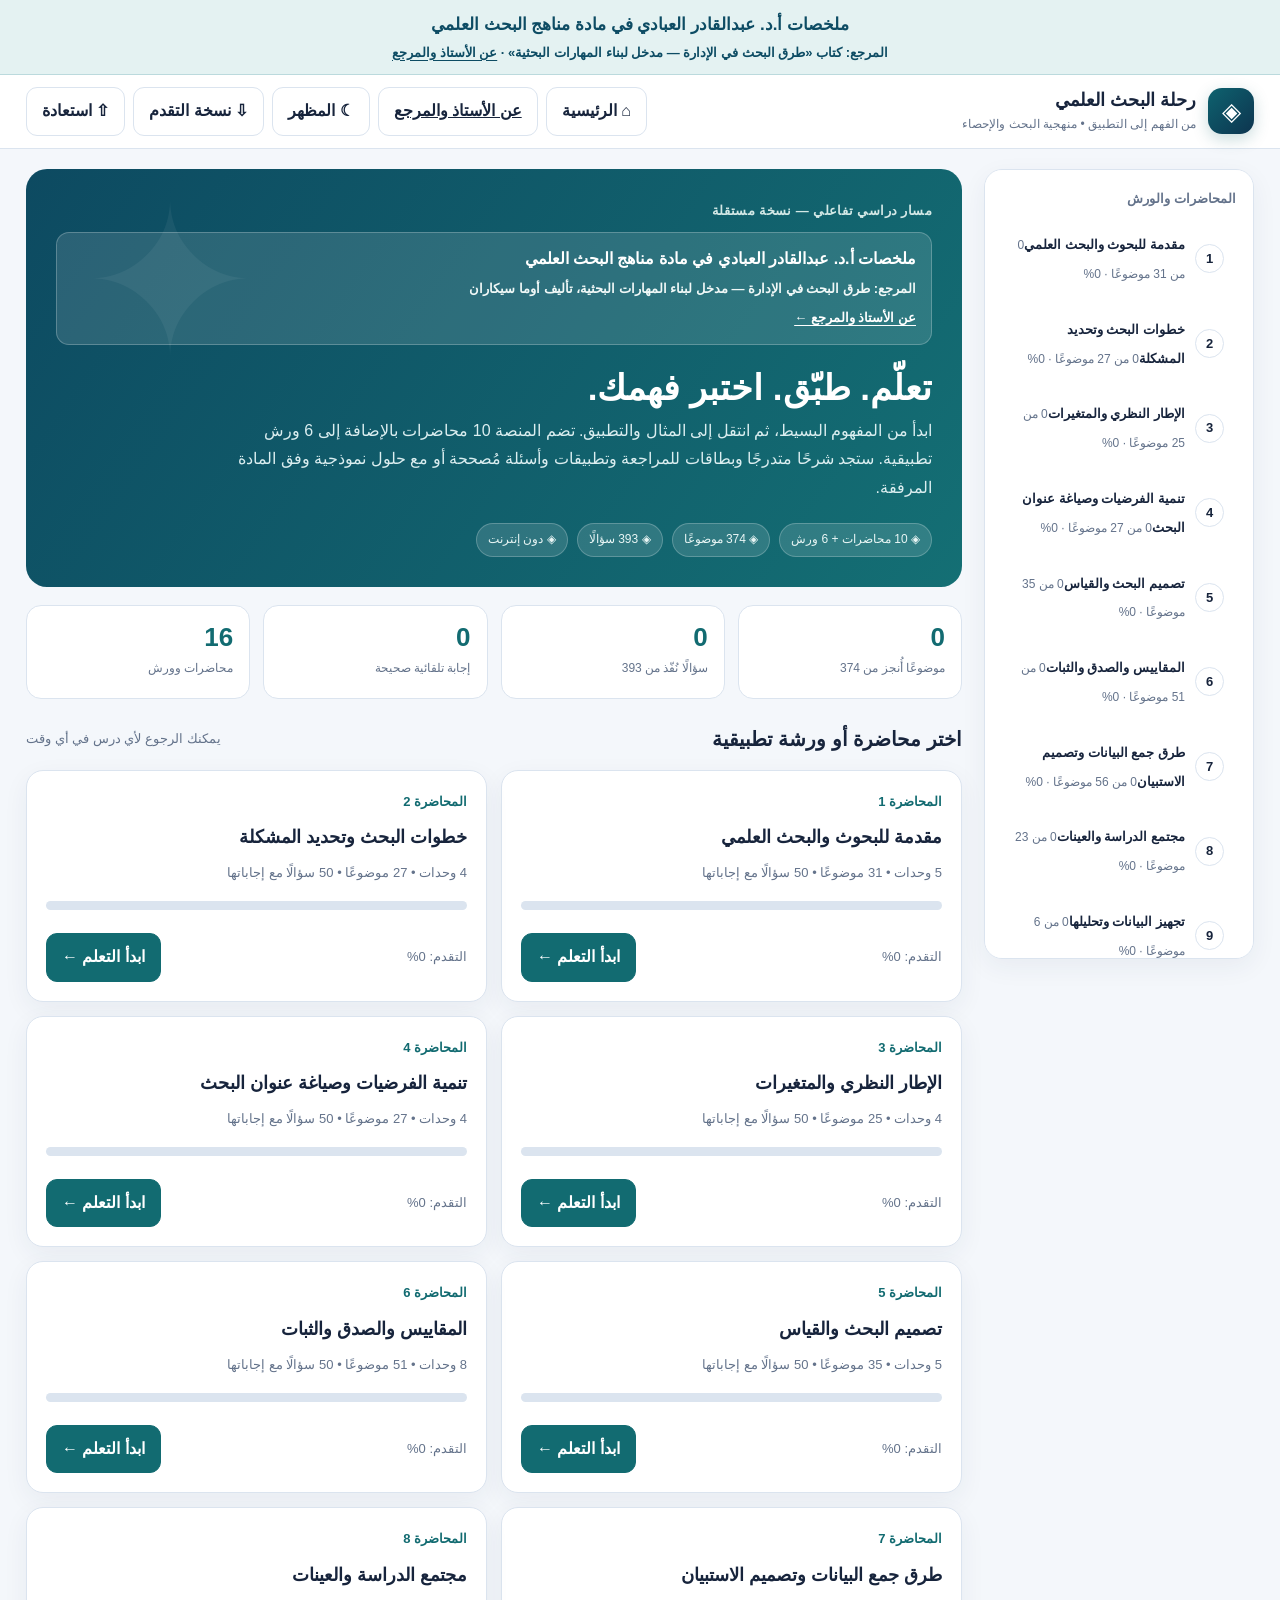
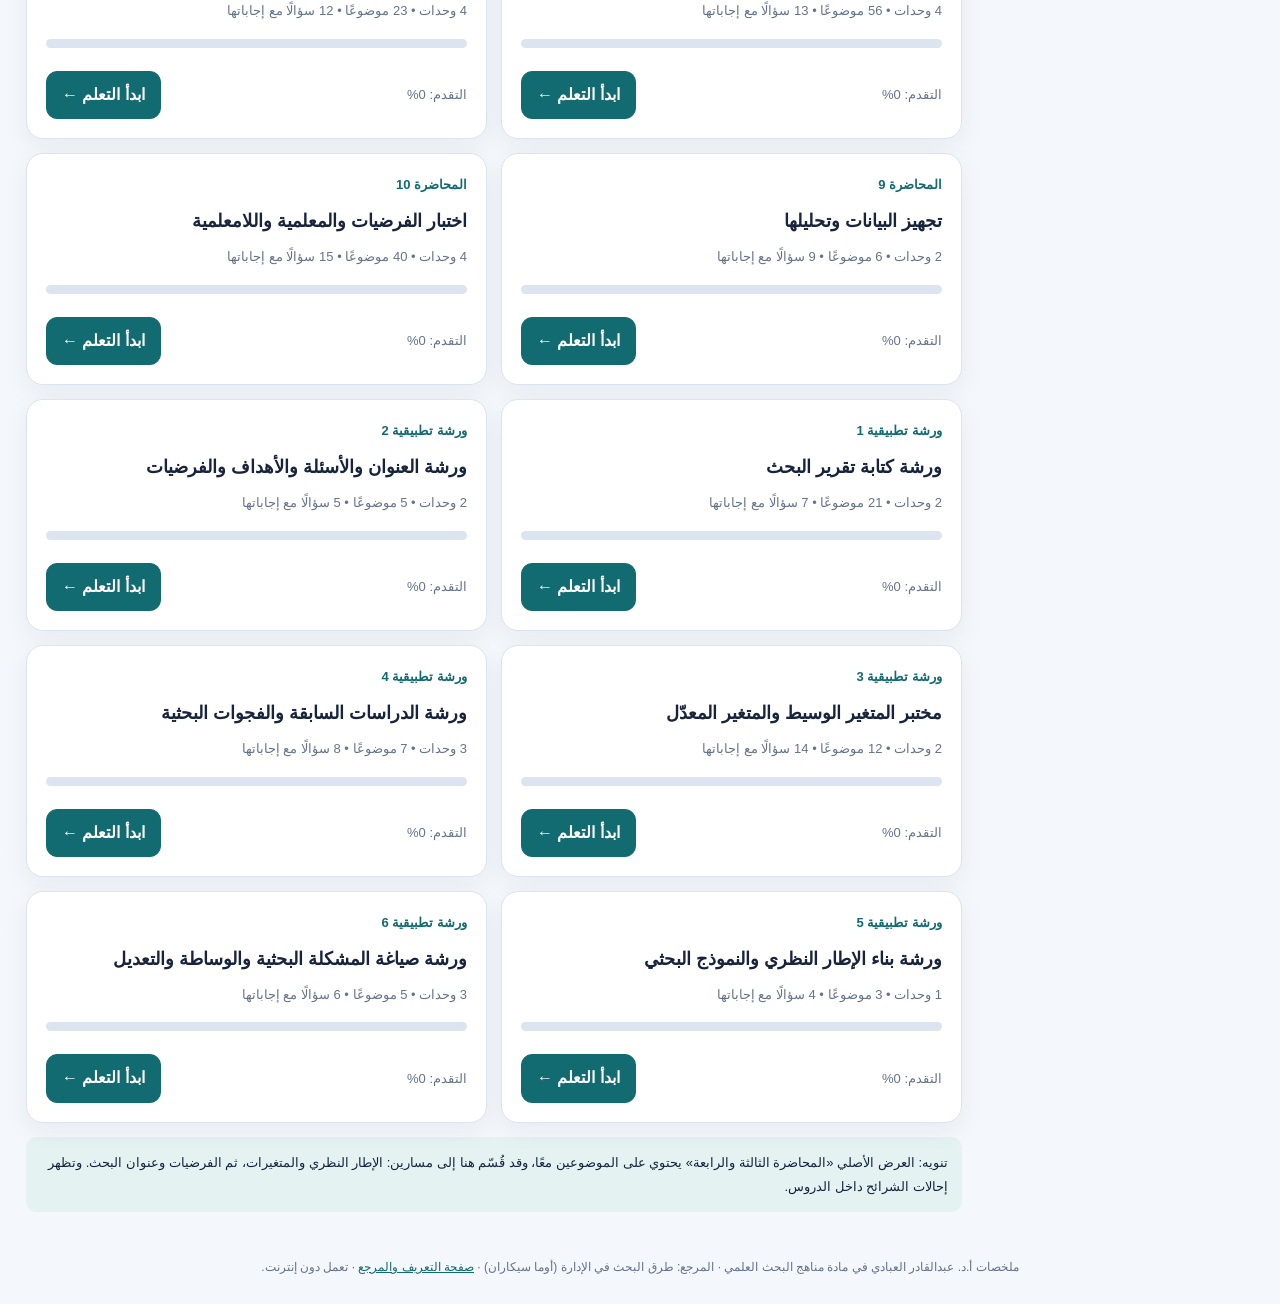
<file: index.html>
<!DOCTYPE html>
<html lang="ar" dir="rtl">
<head>
<meta charset="UTF-8"/><meta name="viewport" content="width=device-width, initial-scale=1.0"/>
<meta name="color-scheme" content="light dark"/>
<title>ملخصات أ.د. عبدالقادر العبادي | مناهج البحث العلمي التفاعلية</title>
<!-- أنماط المنصة في ملف مستقل لتسهيل مراجعتها وتعديلها. -->
<link rel="stylesheet" href="assets/css/style.css?v=20261116-navigation"/>
<!-- فحص تشغيل خفيف: يعطي رسالة مفهومة إذا تعذر تحميل ملفات JavaScript على الهاتف. -->
<script>
(function(){
  function notice(message) {
    var box=document.getElementById('app');
    if(!box || box.getAttribute('data-app-ready')==='yes') return;
    box.innerHTML='<section style="max-width:720px;background:#fff;color:#183148;border:1px solid #d8e5e9;border-radius:16px;padding:24px;margin:20px auto;line-height:2"><h2 style="margin-top:0">تعذر تشغيل المحتوى التفاعلي</h2><p>'+message+'</p><p><a href="connection-test.html">اختبار اتصال GitHub Pages</a> · <a href="about.html">عن الأستاذ والمرجع</a></p><p style="font-size:13px">جرّب فتح الرابط في Chrome أو Safari مباشرةً، أو غيّر شبكة Wi-Fi/بيانات الهاتف. إذا ظهرت صفحة اختبار الاتصال، فالمشكلة غالبًا في تحميل JavaScript لا في الوصول للموقع.</p></section>';
  }
  window.courseLoadError=function(){notice('تعذر تحميل أحد ملفات المحاضرات أو البرنامج. تأكد من الاتصال ثم أعد فتح الصفحة.')};
  window.addEventListener('error',function(event){
    if(event.target && event.target.tagName==='SCRIPT') window.courseLoadError();
  },true);
  window.setTimeout(function(){
    var app=document.getElementById('app');
    if(app && app.getAttribute('data-app-ready')!=='yes') notice('الملفات التعليمية لم تكتمل خلال وقت مناسب. جرّب شبكة أخرى أو افتح اختبار الاتصال.');
  },12000);
})();
</script>
</head>
<body>
<!-- نسبة المحتوى التعليمي للمحاضر لا تعني نسبة تأليف الكتاب إليه. -->
<div class="academic-ribbon">ملخصات أ.د. عبدالقادر العبادي في مادة مناهج البحث العلمي
<span>المرجع: كتاب «طرق البحث في الإدارة — مدخل لبناء المهارات البحثية» · <a href="about.html">عن الأستاذ والمرجع</a></span></div>
<header class="top"><div class="wrap"><div class="brand"><div class="logo">◈</div><div><strong>رحلة البحث العلمي</strong><div class="tiny">من الفهم إلى التطبيق • منهجية البحث والإحصاء</div></div></div><div class="topactions"><button class="btn hide-sm" data-action="dashboard">⌂ الرئيسية</button><a class="btn source-link" href="about.html">عن الأستاذ والمرجع</a><button class="btn" data-action="theme" id="themeButton">☾ المظهر</button><button class="btn hide-sm" data-action="export">⇩ نسخة التقدم</button><button class="btn hide-sm" data-action="import">⇧ استعادة</button><input type="file" id="progressUpload" accept=".json,application/json" hidden /></div></div></header>
<div class="wrap layout"><aside class="sidebar"><h3>المحاضرات والورش</h3><nav id="sideNav"></nav><details class="mobileCourseMenu"><summary>☰ اختر المحاضرة أو الورشة</summary><nav id="mobileNav"></nav></details><div class="notice" id="sideNote">يُحفظ تقدمك تلقائيًا على جهازك ما دامت بيانات المتصفح محفوظة.</div><div style="display:flex;gap:6px;flex-wrap:wrap;margin-top:10px"><button class="btn" style="padding:6px 9px;font-size:11px" data-action="export">⇩ تصدير التقدم</button><button class="btn" style="padding:6px 9px;font-size:11px" data-action="import">⇧ استعادة التقدم</button></div></aside><main id="app" class="scroll-top" aria-live="polite"><section class="panel" style="margin-top:12px"><h2>منصة مناهج البحث العلمي</h2><p>جار تجهيز المحتوى التفاعلي للمحاضرات العشر والورش الست.</p><p class="small">إذا لم تظهر الدروس، <a href="connection-test.html">افتح اختبار اتصال الموقع</a> للتأكد من إمكانية الوصول إلى GitHub Pages من هاتفك.</p></section></main></div>
<footer class="footer">ملخصات أ.د. عبدالقادر العبادي في مادة مناهج البحث العلمي · المرجع: طرق البحث في الإدارة (أوما سيكاران) · <a href="about.html">صفحة التعريف والمرجع</a> · تعمل دون إنترنت.</footer>
<!-- أزرار تنقل ثابتة على الهاتف؛ الرجوع يستعيد الشاشة السابقة داخل المنصة. -->
<nav class="mobileBottomNav" aria-label="تنقل الجوال">
  <button type="button" id="mobileNavBack" data-action="mobile-back" aria-label="العودة إلى الشاشة السابقة" disabled>↶ رجوع</button>
  <button type="button" class="homeLink" data-action="dashboard" aria-label="العودة إلى القائمة الرئيسية">⌂ الرئيسية</button>
</nav>

<!-- الترتيب مهم: تُحمّل بيانات المحاضرات قبل منطق الواجهة. -->
<script src="assets/js/course-data.js?v=20261116-navigation" defer onerror="window.courseLoadError()"></script>
<script src="assets/js/app.js?v=20261116-navigation" defer onerror="window.courseLoadError()"></script>
</body></html>
</file>
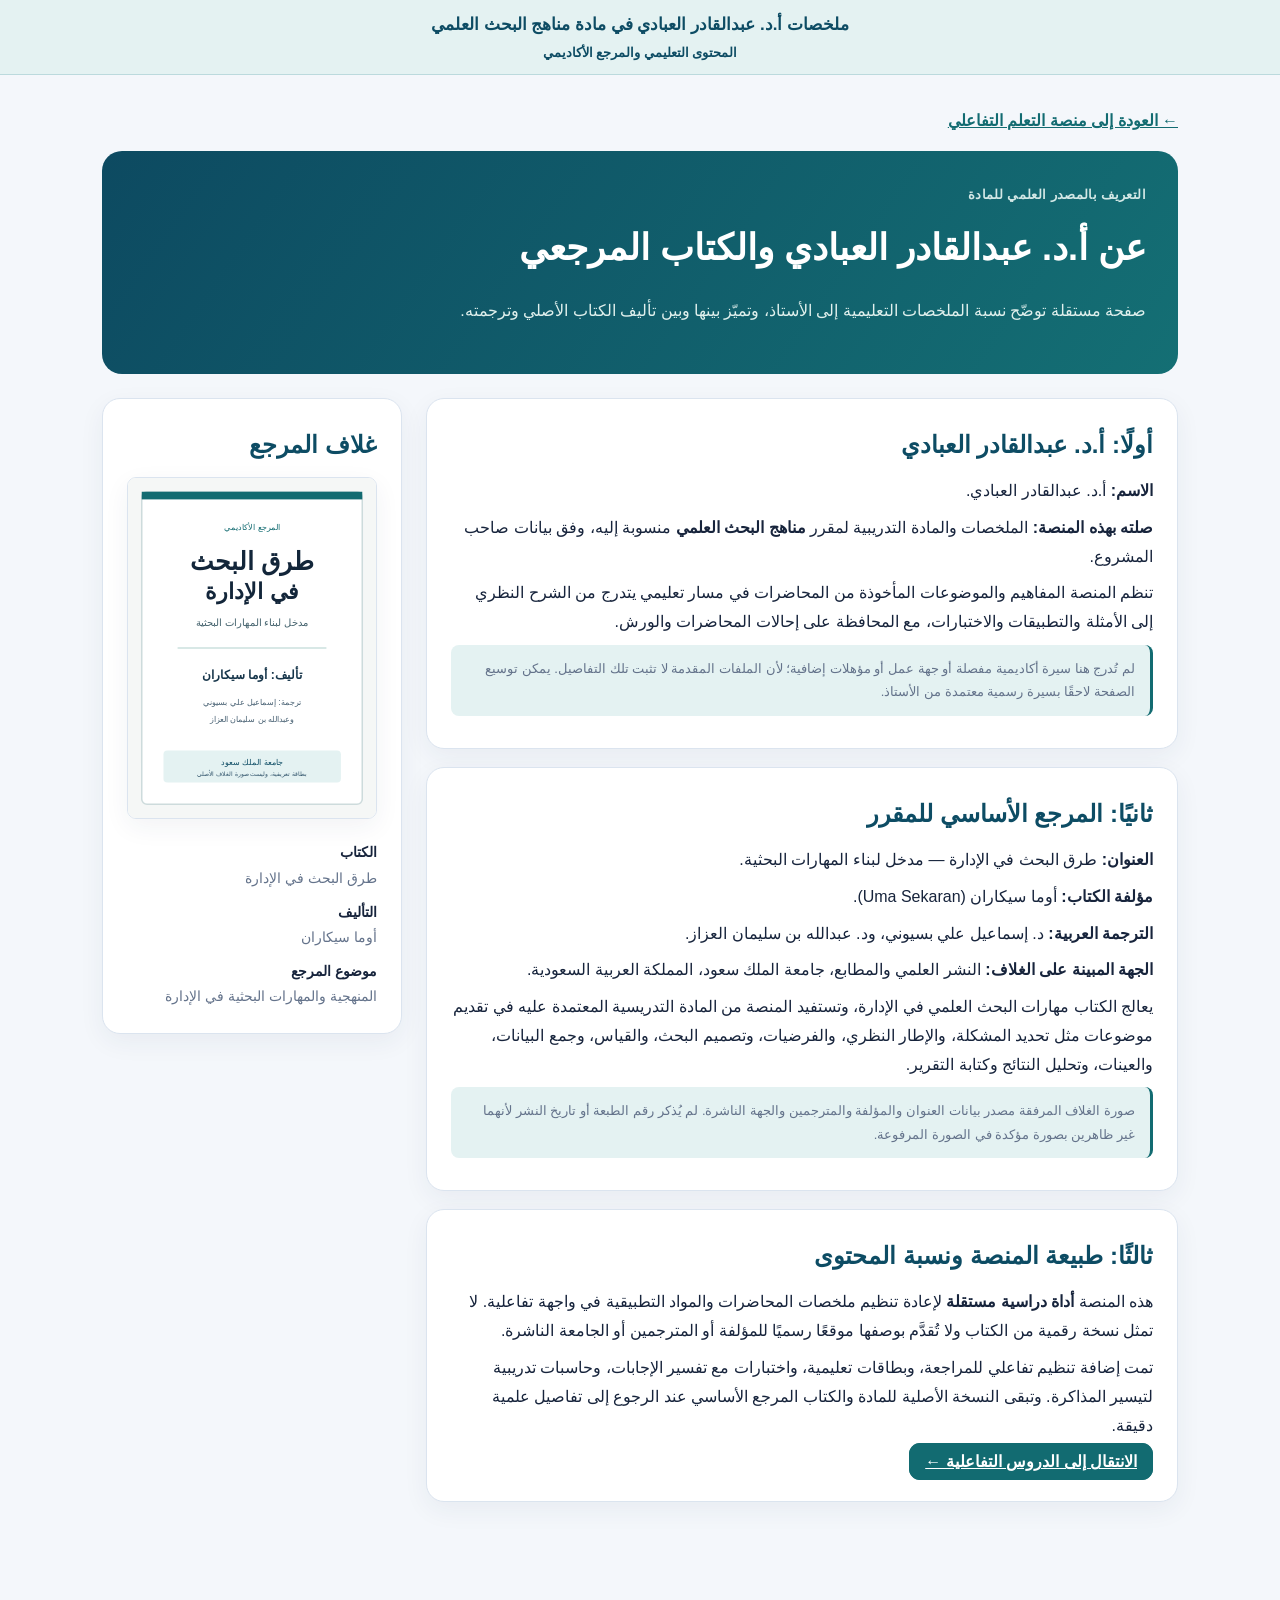
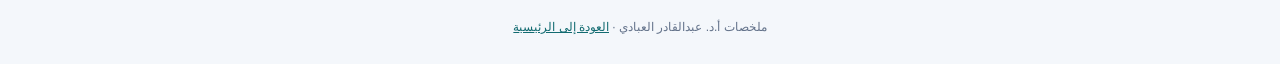
<file: about.html>
<!doctype html>
<html lang="ar" dir="rtl">
<head>
  <meta charset="UTF-8"/>
  <meta name="viewport" content="width=device-width, initial-scale=1"/>
  <meta name="color-scheme" content="light"/>
  <meta name="description" content="التعريف بملخصات أ.د. عبدالقادر العبادي والكتاب المرجعي طرق البحث في الإدارة لأوما سيكاران"/>
  <title>عن الأستاذ والمرجع | ملخصات مناهج البحث العلمي</title>
  <link rel="stylesheet" href="assets/css/style.css?v=20261116-navigation"/>
  <style>
    .about-wrap{max-width:1120px;margin:32px auto;padding:0 22px 40px}
    .about-header{background:linear-gradient(125deg,#0d4a61,#146f74);color:#fff;border-radius:20px;padding:32px;margin-bottom:24px}
    .about-header h1{font-size:clamp(24px,3.4vw,36px);margin:10px 0}
    .about-header p{color:#e0f0ed;max-width:780px}
    .about-cols{display:grid;grid-template-columns:minmax(0,1fr) minmax(210px,300px);gap:24px;align-items:start}
    .about-card{background:var(--paper);border:1px solid var(--edge);border-radius:18px;padding:24px;box-shadow:var(--shadow);margin-bottom:18px}
    .about-card h2{margin:0 0 11px;color:var(--brand2)}
    .about-card p{margin:8px 0}
    .book-cover{width:100%;border:1px solid var(--edge);border-radius:9px;box-shadow:var(--shadow);height:auto}
    .book-meta{margin:12px 0 0;font-size:14px}
    .book-meta dt{font-weight:750;margin-top:9px}
    .book-meta dd{margin:0;color:var(--muted)}
    .about-note{color:var(--muted);font-size:13px;border-right:3px solid var(--brand);padding:12px 15px;background:var(--soft);border-radius:8px}
    .back-link{display:inline-block;margin-bottom:15px;color:var(--brand);font-weight:750}
    @media(max-width:720px){.about-cols{grid-template-columns:1fr}.cover-column{max-width:340px}.about-header{padding:23px}.about-card{padding:19px}}
  </style>
</head>
<body>
  <div class="academic-ribbon">ملخصات أ.د. عبدالقادر العبادي في مادة مناهج البحث العلمي
    <span>المحتوى التعليمي والمرجع الأكاديمي</span>
  </div>
  <main class="about-wrap">
    <a class="back-link" href="index.html">← العودة إلى منصة التعلم التفاعلي</a>
    <header class="about-header">
      <div class="eyebrow">التعريف بالمصدر العلمي للمادة</div>
      <h1>عن أ.د. عبدالقادر العبادي والكتاب المرجعي</h1>
      <p>صفحة مستقلة توضّح نسبة الملخصات التعليمية إلى الأستاذ، وتميّز بينها وبين تأليف الكتاب الأصلي وترجمته.</p>
    </header>
    <div class="about-cols">
      <div>
        <section class="about-card">
          <h2>أولًا: أ.د. عبدالقادر العبادي</h2>
          <p><strong>الاسم:</strong> أ.د. عبدالقادر العبادي.</p>
          <p><strong>صلته بهذه المنصة:</strong> الملخصات والمادة التدريبية لمقرر <strong>مناهج البحث العلمي</strong> منسوبة إليه، وفق بيانات صاحب المشروع.</p>
          <p>تنظم المنصة المفاهيم والموضوعات المأخوذة من المحاضرات في مسار تعليمي يتدرج من الشرح النظري إلى الأمثلة والتطبيقات والاختبارات، مع المحافظة على إحالات المحاضرات والورش.</p>
          <p class="about-note">لم تُدرج هنا سيرة أكاديمية مفصلة أو جهة عمل أو مؤهلات إضافية؛ لأن الملفات المقدمة لا تثبت تلك التفاصيل. يمكن توسيع الصفحة لاحقًا بسيرة رسمية معتمدة من الأستاذ.</p>
        </section>
        <section class="about-card">
          <h2>ثانيًا: المرجع الأساسي للمقرر</h2>
          <p><strong>العنوان:</strong> طرق البحث في الإدارة — مدخل لبناء المهارات البحثية.</p>
          <p><strong>مؤلفة الكتاب:</strong> أوما سيكاران (Uma Sekaran).</p>
          <p><strong>الترجمة العربية:</strong> د. إسماعيل علي بسيوني، ود. عبدالله بن سليمان العزاز.</p>
          <p><strong>الجهة المبينة على الغلاف:</strong> النشر العلمي والمطابع، جامعة الملك سعود، المملكة العربية السعودية.</p>
          <p>يعالج الكتاب مهارات البحث العلمي في الإدارة، وتستفيد المنصة من المادة التدريسية المعتمدة عليه في تقديم موضوعات مثل تحديد المشكلة، والإطار النظري، والفرضيات، وتصميم البحث، والقياس، وجمع البيانات، والعينات، وتحليل النتائج وكتابة التقرير.</p>
          <p class="about-note">صورة الغلاف المرفقة مصدر بيانات العنوان والمؤلفة والمترجمين والجهة الناشرة. لم يُذكر رقم الطبعة أو تاريخ النشر لأنهما غير ظاهرين بصورة مؤكدة في الصورة المرفوعة.</p>
        </section>
        <section class="about-card">
          <h2>ثالثًا: طبيعة المنصة ونسبة المحتوى</h2>
          <p>هذه المنصة <strong>أداة دراسية مستقلة</strong> لإعادة تنظيم ملخصات المحاضرات والمواد التطبيقية في واجهة تفاعلية. لا تمثل نسخة رقمية من الكتاب ولا تُقدَّم بوصفها موقعًا رسميًا للمؤلفة أو المترجمين أو الجامعة الناشرة.</p>
          <p>تمت إضافة تنظيم تفاعلي للمراجعة، وبطاقات تعليمية، واختبارات مع تفسير الإجابات، وحاسبات تدريبية لتيسير المذاكرة. وتبقى النسخة الأصلية للمادة والكتاب المرجع الأساسي عند الرجوع إلى تفاصيل علمية دقيقة.</p>
          <a class="btn primary" href="index.html">الانتقال إلى الدروس التفاعلية ←</a>
        </section>
      </div>
      <aside class="cover-column">
        <section class="about-card">
          <h2>غلاف المرجع</h2>
          <img class="book-cover" src="assets/images/book-cover.svg" alt="بطاقة تعريف مصممة لكتاب طرق البحث في الإدارة، مدخل لبناء المهارات البحثية، لأوما سيكاران"/>
          <dl class="book-meta"><dt>الكتاب</dt><dd>طرق البحث في الإدارة</dd><dt>التأليف</dt><dd>أوما سيكاران</dd><dt>موضوع المرجع</dt><dd>المنهجية والمهارات البحثية في الإدارة</dd></dl>
        </section>
      </aside>
    </div>
  </main>
  <footer class="footer">ملخصات أ.د. عبدالقادر العبادي · <a href="index.html">العودة إلى الرئيسية</a></footer>
<!-- شريط تنقل ثابت على الهواتف في صفحة التعريف أيضًا. -->
<nav class="mobileBottomNav" aria-label="تنقل الجوال">
  <button type="button" id="mobileAboutBack" aria-label="العودة إلى الصفحة السابقة">↶ رجوع</button>
  <a class="homeLink" href="index.html" aria-label="العودة إلى القائمة الرئيسية">⌂ الرئيسية</a>
</nav>
<script>
  // الرجوع آمن: إذا فُتحت صفحة التعريف مباشرة، نعود إلى الصفحة الرئيسية بدل مغادرة الموقع.
  document.getElementById('mobileAboutBack').addEventListener('click',function(){
    try{
      if(document.referrer && new URL(document.referrer).origin===window.location.origin && window.history.length>1){
        window.history.back();return;
      }
    }catch(e){}
    window.location.assign('index.html');
  });
</script>
</body>
</html>
</file>
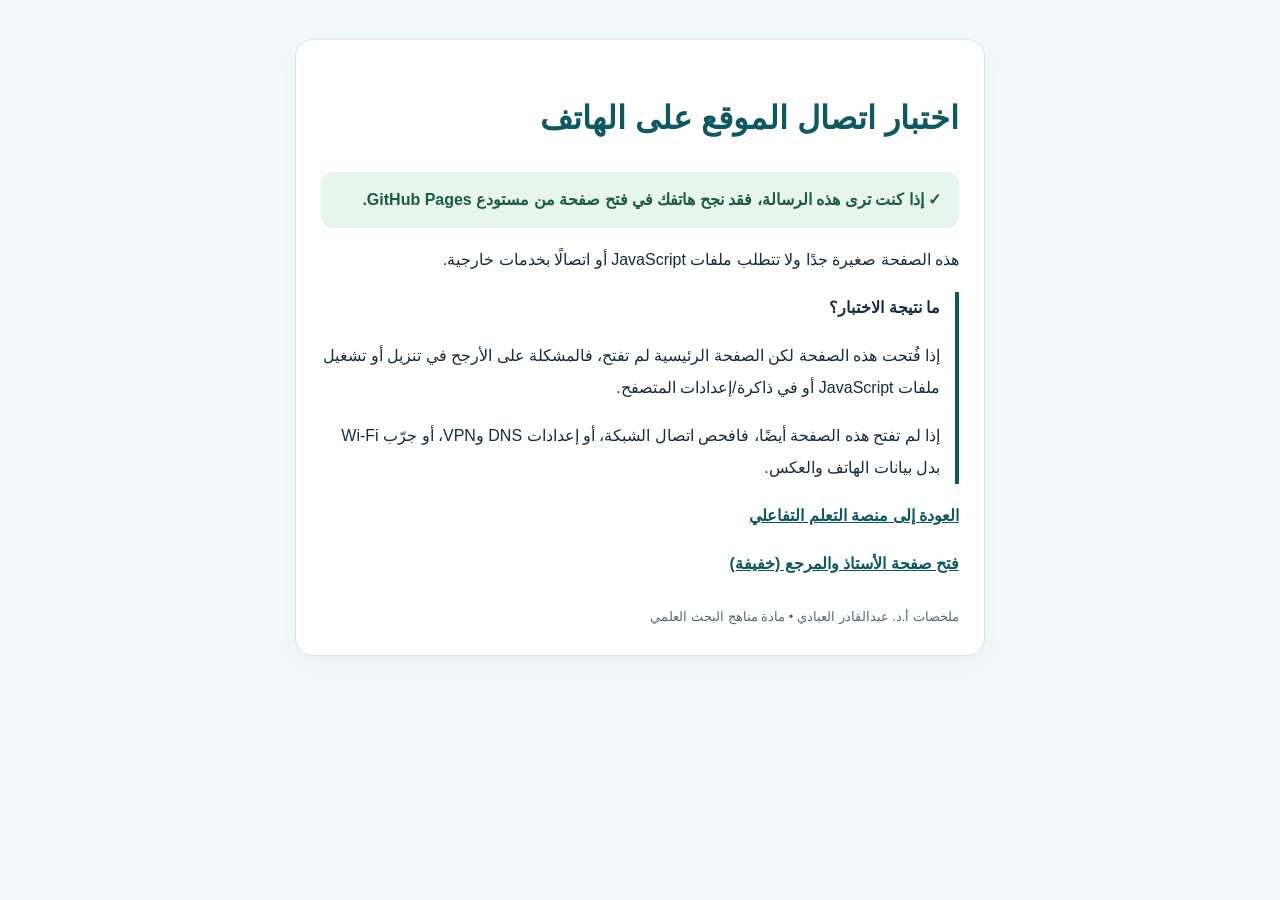
<file: connection-test.html>
<!doctype html>
<html lang="ar" dir="rtl">
<head>
<meta charset="utf-8"><meta name="viewport" content="width=device-width, initial-scale=1">
<title>اختبار الاتصال | منصة مناهج البحث العلمي</title>
<style>
*{box-sizing:border-box}body{margin:0;background:#f4f8fa;color:#142d43;font-family:Tahoma,Arial,sans-serif;line-height:2;padding:24px}main{max-width:690px;margin:15px auto;background:white;border:1px solid #d4e4e8;border-radius:18px;padding:25px;box-shadow:0 8px 24px #1535520d}h1{font-size:clamp(23px,5vw,32px);color:#0d5961}a{color:#0d5961;font-weight:bold}.notice{background:#e8f5ee;border-radius:12px;padding:12px 18px;color:#195e41;font-weight:bold}.hint{border-right:4px solid #0d5961;padding-right:15px}footer{font-size:13px;color:#556977;margin-top:24px}
</style>
</head>
<body>
<main>
<h1>اختبار اتصال الموقع على الهاتف</h1>
<p class="notice">✓ إذا كنت ترى هذه الرسالة، فقد نجح هاتفك في فتح صفحة من مستودع GitHub Pages.</p>
<p>هذه الصفحة صغيرة جدًا ولا تتطلب ملفات JavaScript أو اتصالًا بخدمات خارجية.</p>
<div class="hint"><strong>ما نتيجة الاختبار؟</strong>
<p>إذا فُتحت هذه الصفحة لكن الصفحة الرئيسية لم تفتح، فالمشكلة على الأرجح في تنزيل أو تشغيل ملفات JavaScript أو في ذاكرة/إعدادات المتصفح.</p>
<p>إذا لم تفتح هذه الصفحة أيضًا، فافحص اتصال الشبكة، أو إعدادات DNS وVPN، أو جرّب Wi-Fi بدل بيانات الهاتف والعكس.</p></div>
<p><a href="index.html">العودة إلى منصة التعلم التفاعلي</a></p>
<p><a href="about.html">فتح صفحة الأستاذ والمرجع (خفيفة)</a></p>
<footer>ملخصات أ.د. عبدالقادر العبادي • مادة مناهج البحث العلمي</footer>
</main>
</body>
</html>
</file>
<file: assets/css/style.css>
/* تصميم RTL متجاوب. يتم استخدام متغيرات CSS لتعديل الألوان وتخطيط الأجهزة. */

:root { --bg:#f4f7fb; --paper:#ffffff; --ink:#17243c; --muted:#64738b; --edge:#dbe4ef; --brand:#126b71; --brand2:#0d4c64; --soft:#e4f2f2; --accent:#df9b42; --good:#136e54; --bad:#a33b3c; --shade:#f8fafc; --shadow:0 8px 26px rgba(34,58,92,.06); }
*{box-sizing:border-box}html{scroll-behavior:smooth} body{font-family:'Segoe UI',Tahoma,Arial,sans-serif;background:var(--bg);color:var(--ink);margin:0;line-height:1.8}body.dark{--bg:#101926;--paper:#172438;--ink:#edf3fc;--muted:#b0bed0;--edge:#34465b;--brand:#48b2a7;--brand2:#91cfd3;--soft:#1c3a43;--accent:#f3c171;--good:#70c4a2;--bad:#f49393;--shade:#1c2d42;--shadow:0 8px 26px rgba(0,0,0,.14)}button,input,select,textarea{font:inherit}button{cursor:pointer}a{color:var(--brand)}.wrap{max-width:1420px;margin:auto;padding:20px 26px}.top{background:var(--paper);border-bottom:1px solid var(--edge);position:sticky;top:0;z-index:30}.top .wrap{display:flex;justify-content:space-between;align-items:center;gap:16px;padding-top:12px;padding-bottom:12px}.brand{display:flex;align-items:center;gap:12px;min-width:0}.logo{border-radius:14px;width:46px;height:46px;display:grid;place-items:center;background:linear-gradient(135deg,#0e626f,#0d344f);color:white;font-size:25px;box-shadow:0 5px 16px rgba(9,90,95,.22)}.brand strong{display:block;font-size:18px;line-height:1.5}.tiny{color:var(--muted);font-size:12px}.topactions{display:flex;gap:8px;align-items:center;flex-wrap:wrap}.btn{border:1px solid var(--edge);background:var(--paper);color:var(--ink);border-radius:11px;padding:9px 15px;font-weight:650;transition:.15s}.btn:hover{border-color:var(--brand);transform:translateY(-1px)}.btn:focus-visible,.unitbtn:focus-visible,.navitem:focus-visible,.answer:focus-visible{outline:3px solid var(--accent);outline-offset:3px}.btn.primary{color:white;background:#126b71;border-color:#126b71}.btn.muted{background:var(--shade)}.btn.gold{background:#f4e4c7;color:#6b4d12;border-color:#e4c28a}.btn:disabled{opacity:.45;cursor:not-allowed;transform:none}.layout{display:grid;grid-template-columns:270px minmax(0,1fr);gap:22px;align-items:start}.sidebar{position:sticky;top:90px;max-height:calc(100vh - 110px);overflow:auto;background:var(--paper);border:1px solid var(--edge);border-radius:18px;padding:17px;box-shadow:var(--shadow)}.sidebar h3{font-size:13px;margin:0 0 8px;color:var(--muted)}.navitem{width:100%;display:flex;gap:10px;align-items:center;text-align:right;padding:11px;border:1px solid transparent;background:transparent;color:var(--ink);border-radius:12px;margin:3px 0}.navitem:hover{background:var(--shade)}.navitem.active{background:var(--soft);border-color:var(--edge)}.circle{width:29px;height:29px;border:1px solid var(--edge);border-radius:50%;display:grid;place-items:center;flex:0 0 29px;font-weight:750;font-size:13px}.navitem.active .circle{background:var(--brand);color:#fff}.name{font-size:13px;font-weight:700;line-height:1.5}.thinbar{height:6px;border-radius:100px;background:var(--edge);overflow:hidden;margin-top:5px}.thinbar > span{display:block;height:100%;background:var(--brand);border-radius:100px}.panel{background:var(--paper);border:1px solid var(--edge);border-radius:18px;padding:24px;box-shadow:var(--shadow)}.hero{background:linear-gradient(125deg,#0d4a61,#146f74);color:#fff;padding:30px;border-radius:21px;overflow:hidden;position:relative}.hero::after{content:'✦';font-size:210px;color:rgba(255,255,255,.055);position:absolute;left:6%;top:-75px;pointer-events:none}.hero h1{font-size:clamp(25px,3vw,35px);margin:6px 0 5px;line-height:1.4}.hero p{color:#dbeef0;max-width:700px;margin:5px 0 20px}.eyebrow{letter-spacing:.03em;color:#d3e8e6;font-size:13px;font-weight:700}.chips{display:flex;gap:9px;flex-wrap:wrap}.chip{display:inline-flex;gap:7px;align-items:center;border:1px solid var(--edge);padding:5px 11px;border-radius:100px;font-size:12px;color:var(--muted);background:var(--paper)}.hero .chip{color:#e9f6f5;background:rgba(255,255,255,.13);border-color:rgba(255,255,255,.22)}.metrics{display:grid;grid-template-columns:repeat(4,1fr);gap:13px;margin:18px 0}.metric{background:var(--paper);border:1px solid var(--edge);border-radius:15px;padding:16px}.metric strong{font-size:26px;display:block;line-height:1.2;color:var(--brand)}.metric span{color:var(--muted);font-size:12px}.sect{display:flex;justify-content:space-between;align-items:center;gap:10px;margin:22px 0 13px}.sect h2{font-size:20px;margin:0}.grid{display:grid;grid-template-columns:repeat(2,1fr);gap:14px}.course{border:1px solid var(--edge);background:var(--paper);border-radius:17px;padding:19px;display:flex;flex-direction:column;gap:8px;box-shadow:var(--shadow)}.course h3{font-size:18px;margin:0}.course .num{font-size:13px;font-weight:700;color:var(--brand)}.course p{font-size:13px;color:var(--muted);margin:0;flex:1}.course-foot{display:flex;justify-content:space-between;gap:8px;align-items:center}.muted{color:var(--muted)}.small{font-size:13px}.lessonhead{margin-bottom:17px}.lessonhead h1{font-size:29px;margin:5px 0}.lessonhead p{color:var(--muted);margin:4px 0}.tabs{display:flex;flex-wrap:wrap;gap:8px;margin-bottom:18px}.tab{padding:11px 19px;border-radius:13px;border:1px solid var(--edge);background:var(--paper);color:var(--ink);font-size:14px;font-weight:750}.tab.active{background:var(--brand);border-color:var(--brand);color:#fff}.subhead{font-size:18px;margin:0 0 10px}.units{display:flex;flex-wrap:wrap;gap:8px;margin-bottom:15px}.unitbtn{border-radius:12px;background:var(--paper);border:1px solid var(--edge);padding:9px 13px;text-align:right;color:var(--ink);font-size:12px;font-weight:650}.unitbtn.active{background:var(--soft);border-color:var(--brand)}.pill{font-size:11px;display:inline-block;border-radius:50px;padding:2px 9px;background:var(--shade);color:var(--muted)}.progressline{height:9px;background:var(--edge);overflow:hidden;border-radius:50px;margin:8px 0 15px}.progressline>div{height:100%;background:linear-gradient(90deg,#37a48b,#126b71);border-radius:50px}.lessonCard{padding:25px;border-radius:17px;border:1px solid var(--edge);background:var(--paper)}.lessonCard h2{font-size:25px;margin:8px 0 10px;line-height:1.5}.lessonCard p{font-size:16px;margin:12px 0}.phead{display:flex;align-items:center;justify-content:space-between;gap:12px}.source{color:var(--muted);font-size:12px}.callout{background:var(--soft);border-right:4px solid var(--brand);padding:17px;border-radius:11px;margin-top:19px}.callout strong{display:block;margin-bottom:5px}.callout p{margin:0;font-size:14px}.tableWrap{overflow:auto;max-width:100%;margin:17px 0;border-radius:12px;border:1px solid var(--edge)}table{width:100%;border-collapse:collapse;min-width:340px;font-size:14px}th,td{padding:10px 13px;border-bottom:1px solid var(--edge);text-align:right;vertical-align:top}th{background:var(--soft)}tr:last-child td{border-bottom:0}.stepfoot{display:flex;gap:8px;align-items:center;justify-content:space-between;margin-top:18px;flex-wrap:wrap}.learnNote{font-size:13px;background:var(--shade);border-radius:10px;padding:13px 15px;margin-top:14px;color:var(--muted)}.flash{min-height:260px;border:1px solid var(--brand);border-radius:17px;background:radial-gradient(ellipse at top,#e6f4f1,transparent 80%),var(--paper);display:flex;align-items:center;justify-content:center;text-align:center;flex-direction:column;gap:15px;padding:35px;cursor:pointer}.dark .flash{background:radial-gradient(ellipse at top,#1d4947,transparent 80%),var(--paper)}.flash h2{margin:0;font-size:25px}.flash p{font-size:16px;max-width:720px;margin:0}.flash .tiny{font-size:14px}.quiz-top{display:flex;justify-content:space-between;align-items:center;gap:13px;flex-wrap:wrap}.question{font-size:20px;font-weight:750;margin:12px 0 23px}.answers{display:grid;gap:10px}.answer{display:flex;gap:13px;align-items:center;text-align:right;padding:14px 18px;border-radius:12px;border:1px solid var(--edge);background:var(--paper);color:var(--ink);width:100%}.answer:hover:not(:disabled){border-color:var(--brand);background:var(--shade)}.answer.correct{border-color:var(--good);background:rgba(43,153,103,.1)}.answer.wrong{border-color:var(--bad);background:rgba(205,65,69,.08)}.answer:disabled{cursor:default}.answer .letter{border-radius:10px;background:var(--shade);font-weight:800;width:29px;height:29px;display:grid;place-items:center;flex:0 0 29px}.feedback{margin-top:17px;border:1px solid var(--edge);background:var(--shade);border-radius:13px;padding:17px}.feedback strong{display:block;margin-bottom:4px}.feedback p{margin:0;color:var(--muted)}.qaNav{display:flex;flex-wrap:wrap;gap:6px;margin:15px 0}.qnavbtn{border:1px solid var(--edge);background:var(--paper);border-radius:8px;width:35px;height:32px;color:var(--ink);font-size:12px}.qnavbtn.active{border-color:var(--brand);box-shadow:inset 0 0 0 1px var(--brand)}.qnavbtn.done{background:var(--soft)}.input{width:100%;border:1px solid var(--edge);border-radius:11px;padding:11px;background:var(--paper);color:var(--ink);outline-offset:2px}.field{margin:10px 0}.field label{font-weight:650;display:block;font-size:13px;margin-bottom:6px}.equation{background:var(--shade);padding:19px;border-radius:12px;direction:ltr;text-align:center;font-size:clamp(20px,3vw,28px);font-weight:750;color:var(--brand);font-family:Georgia,serif}.labgrid{display:grid;grid-template-columns:1fr 1fr;gap:15px}.diagram{display:flex;gap:9px;align-items:center;justify-content:center;flex-wrap:wrap;padding:17px}.node{border:2px solid var(--edge);background:var(--paper);border-radius:12px;padding:14px 17px;min-width:140px;text-align:center;font-weight:700}.arrow{font-size:27px;color:var(--brand)}.mini{font-size:12px;color:var(--muted)}.footer{padding:25px;text-align:center;color:var(--muted);font-size:12px}.notice{background:var(--soft);padding:14px;border-radius:11px;font-size:13px;margin-top:14px}.nowrap{white-space:nowrap}.check{color:var(--good);font-weight:800}.hide{display:none!important}.scroll-top{scroll-margin-top:95px}
@media(max-width:1000px){.layout{grid-template-columns:minmax(0,1fr);min-width:0}.sidebar{min-width:0}.sidebar nav{min-width:0;max-width:100%;width:100%}.sidebar{position:static;max-height:none;overflow:visible}.sidebar nav{display:flex;gap:7px;overflow:auto;padding-bottom:8px}.sidebar .navitem{min-width:185px;max-width:220px;flex:0 0 185px}.sidebar .notice{display:none}.sidebar .name{font-size:11px}.top .wrap{padding-right:16px;padding-left:16px}.wrap{padding:15px}.metrics{grid-template-columns:repeat(2,1fr)}}
@media(max-width:680px){.topactions .btn.hide-sm{display:none}.top .wrap{gap:8px}.brand strong{font-size:14px}.brand .tiny{font-size:10px}.logo{width:38px;height:38px;font-size:21px}.sidebar nav{display:flex}.grid{grid-template-columns:1fr}.metrics{grid-template-columns:repeat(2,1fr)}.labgrid{grid-template-columns:1fr}.panel{padding:16px}.hero{padding:22px}.lessonCard{padding:16px}.lessonCard h2{font-size:22px}.tabs{display:grid;grid-template-columns:repeat(2,1fr)}.tab{padding:9px;font-size:12px}.btn{padding:9px 11px;font-size:13px}.flash{padding:18px;min-height:230px}.flash h2{font-size:20px}}
@media print{.top,.sidebar,.tabs,.stepfoot,.qnavbtn,.btn,.footer{display:none!important}.layout{display:block}.panel,.lessonCard{box-shadow:none;border-color:#ccc}.wrap{max-width:100%}body{background:white;color:black}}
.mobileCourseMenu{display:none}@media(max-width:680px){.sidebar{padding:12px!important}.sidebar>h3,.sidebar>#sideNav,.sidebar>div{display:none!important}.mobileCourseMenu{display:block}.mobileCourseMenu summary{cursor:pointer;padding:11px 13px;background:var(--soft);border-radius:10px;font-weight:700}.mobileCourseMenu nav{display:grid!important;grid-template-columns:1fr!important;gap:4px;max-height:320px;overflow:auto!important;margin-top:7px}.mobileCourseMenu .navitem{min-width:0!important;max-width:none!important;flex:none!important;width:100%;padding:8px}.mobileCourseMenu .name{font-size:12px!important}.layout{gap:11px!important}.hero{padding:19px!important}}


/* نسبة الملخصات والمصدر الأكاديمي في شريط بارز. */
.academic-ribbon{background:#e4f2f2;color:#0d4c64;border-bottom:1px solid #bbdadd;padding:10px 26px;font-weight:800;text-align:center;font-size:clamp(13px,1.7vw,17px)}
.academic-ribbon span{font-weight:600;font-size:13px;display:block}
.academic-ribbon a{color:inherit;text-decoration:underline;text-underline-offset:3px}
.heroCredit{background:rgba(255,255,255,.12);border:1px solid rgba(255,255,255,.23);padding:12px 15px;border-radius:13px;font-size:16px;font-weight:800;margin:10px 0 18px;max-width:900px}
.heroCredit span{font-weight:600;font-size:13px;color:#f0f8f7}
.heroLink{color:#fff;text-decoration:underline;text-underline-offset:3px;font-size:13px}
.top .brand{flex:1}.source-link{white-space:nowrap}
@media(max-width:680px){.academic-ribbon{padding:9px 12px}.source-link{font-size:12px}.heroCredit{font-size:14px}}

/* شريط تنقل الجوال: يبقى مرئيًا في جميع صفحات المنصة ولا يحجب آخر سطر. */
.mobileBottomNav{display:none}
@media(max-width:680px){
  body{padding-bottom:calc(82px + env(safe-area-inset-bottom,0px))}
  .mobileBottomNav{
    display:flex;gap:10px;align-items:center;justify-content:space-between;
    position:fixed;inset-inline:0;bottom:0;z-index:70;
    padding:9px max(14px,env(safe-area-inset-left,0px)) calc(9px + env(safe-area-inset-bottom,0px)) max(14px,env(safe-area-inset-right,0px));
    background:var(--paper);border-top:1px solid var(--edge);box-shadow:0 -7px 22px rgba(25,52,77,.13)
  }
  .mobileBottomNav button,.mobileBottomNav a{
    min-height:47px;min-width:0;flex:1;display:flex;align-items:center;justify-content:center;
    border-radius:12px;border:1px solid var(--edge);background:var(--shade);
    color:var(--ink);font-size:15px;font-weight:750;text-decoration:none;padding:8px 12px;line-height:1.4
  }
  .mobileBottomNav .homeLink{background:#126b71;border-color:#126b71;color:white}
  .mobileBottomNav button:disabled{opacity:.4;cursor:not-allowed}
  .mobileBottomNav button:focus-visible,.mobileBottomNav a:focus-visible{outline:3px solid var(--accent);outline-offset:2px}
}
@media print{.mobileBottomNav{display:none!important}body{padding-bottom:0!important}}
</file>
